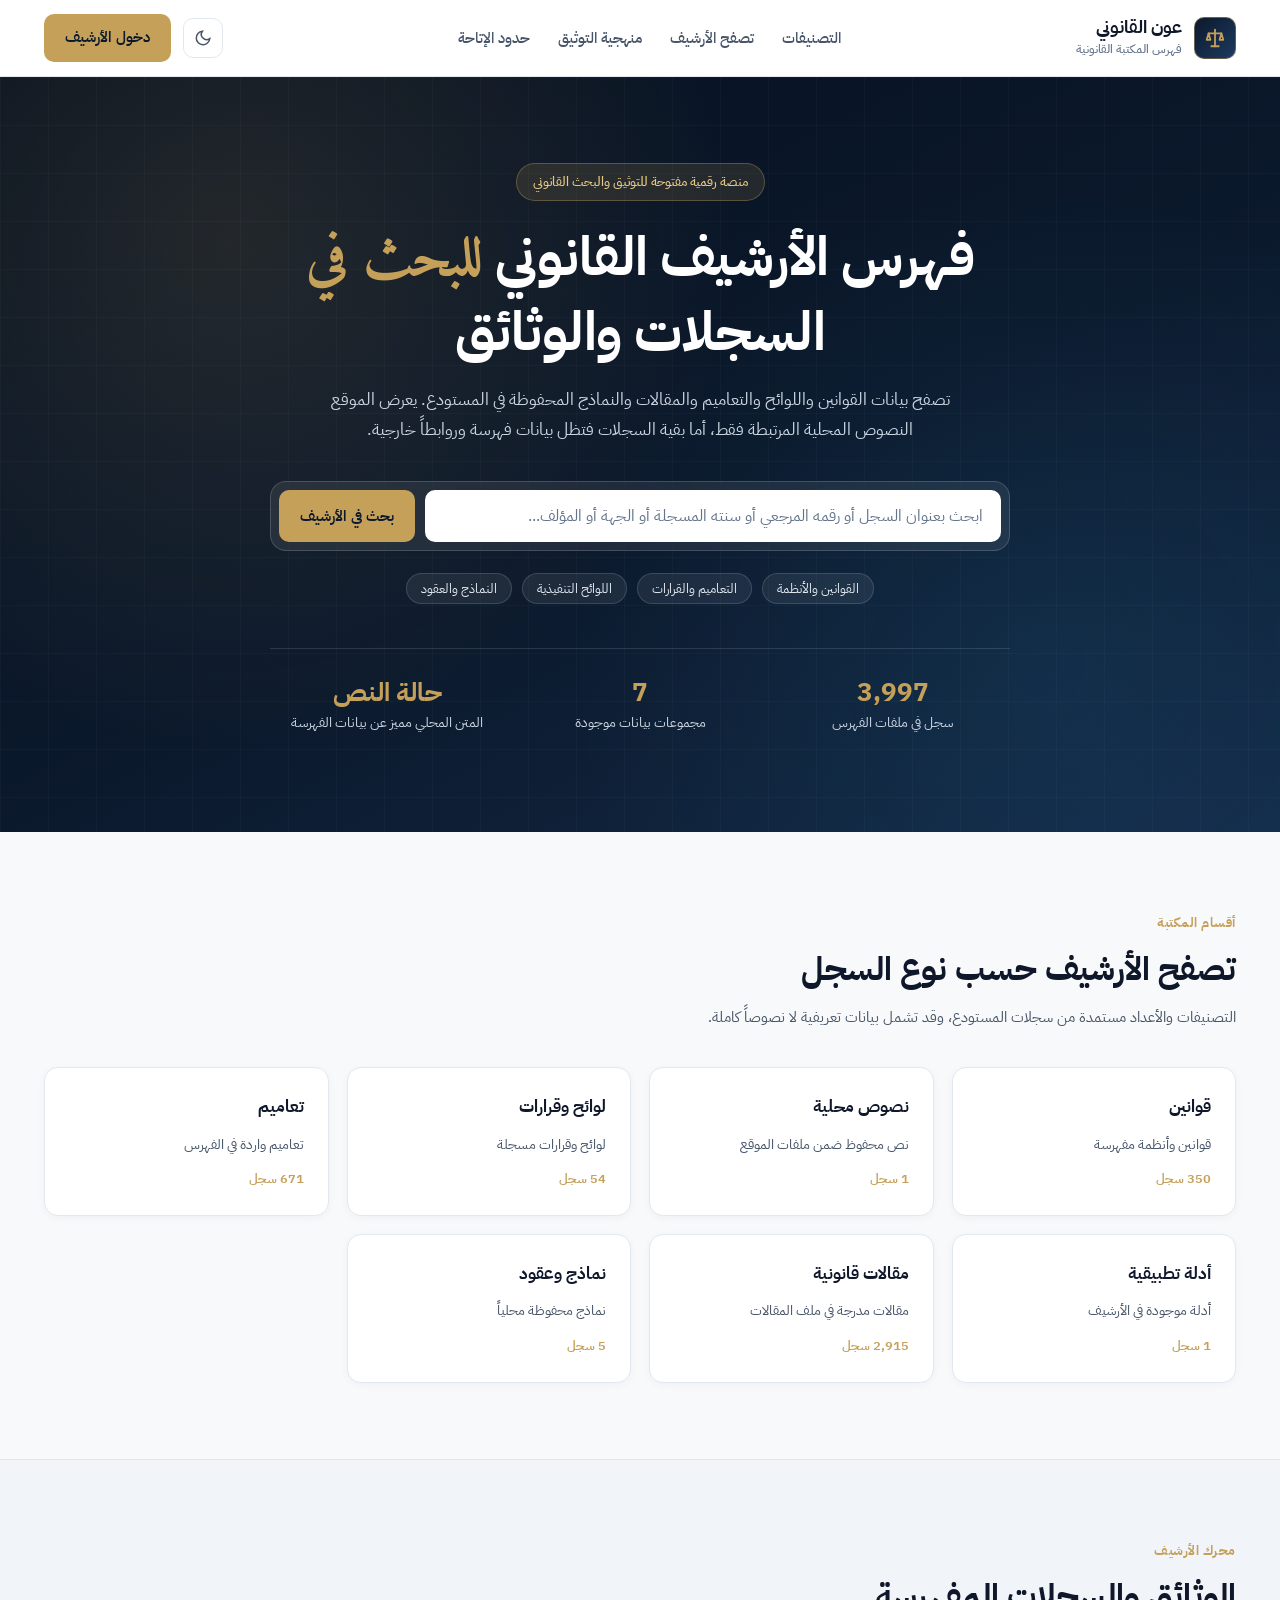
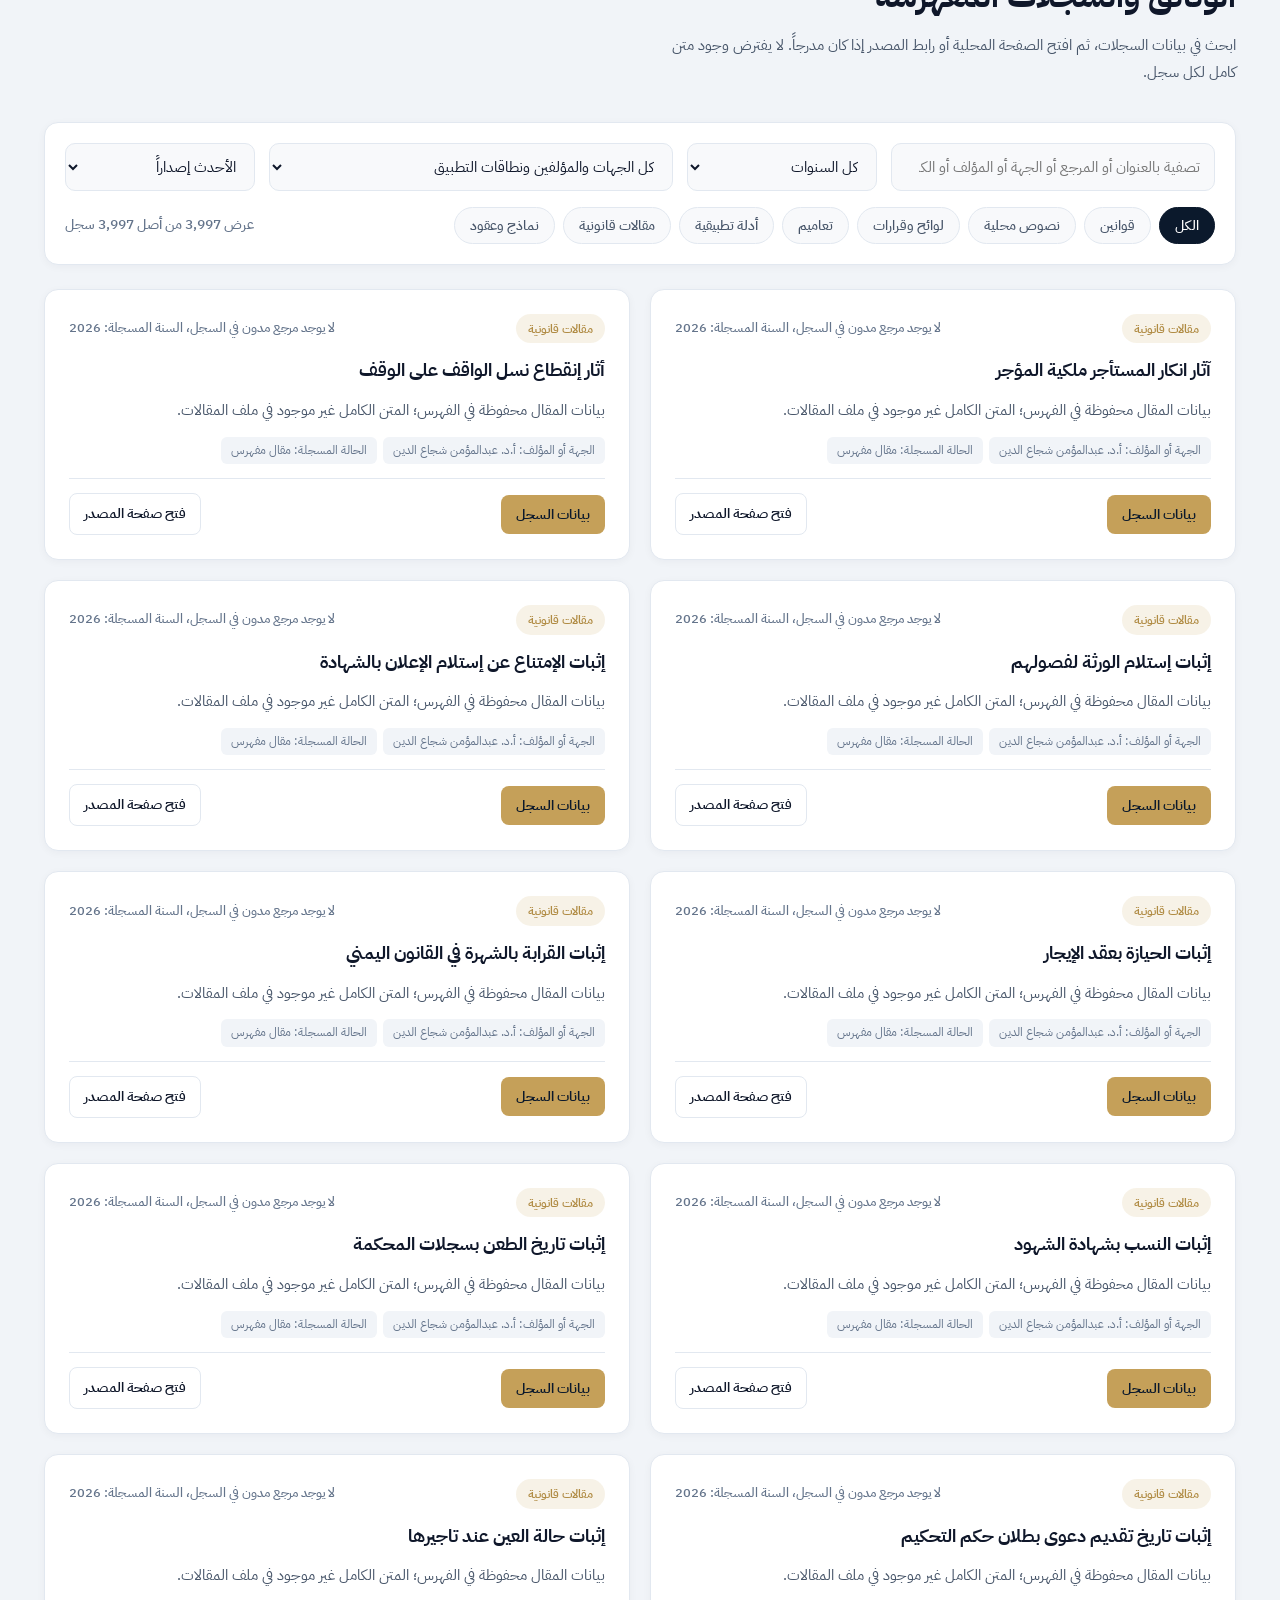
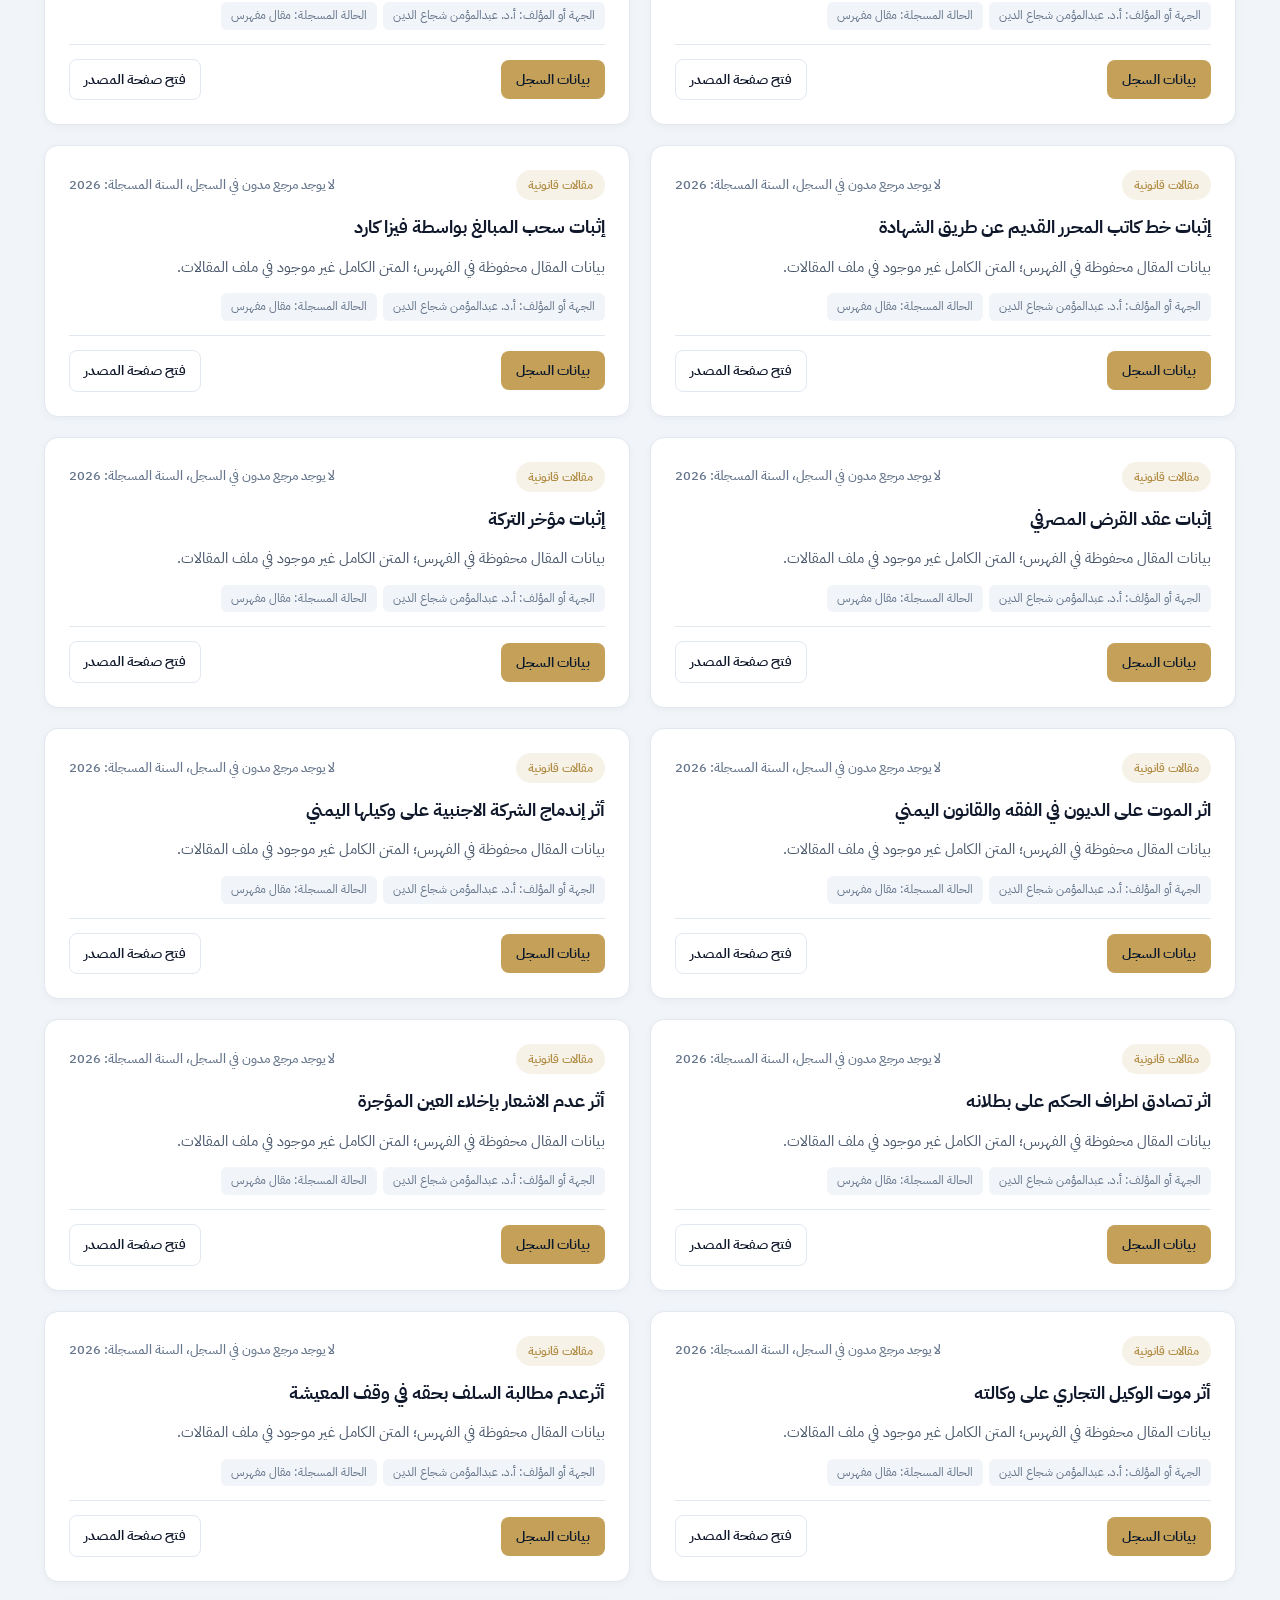
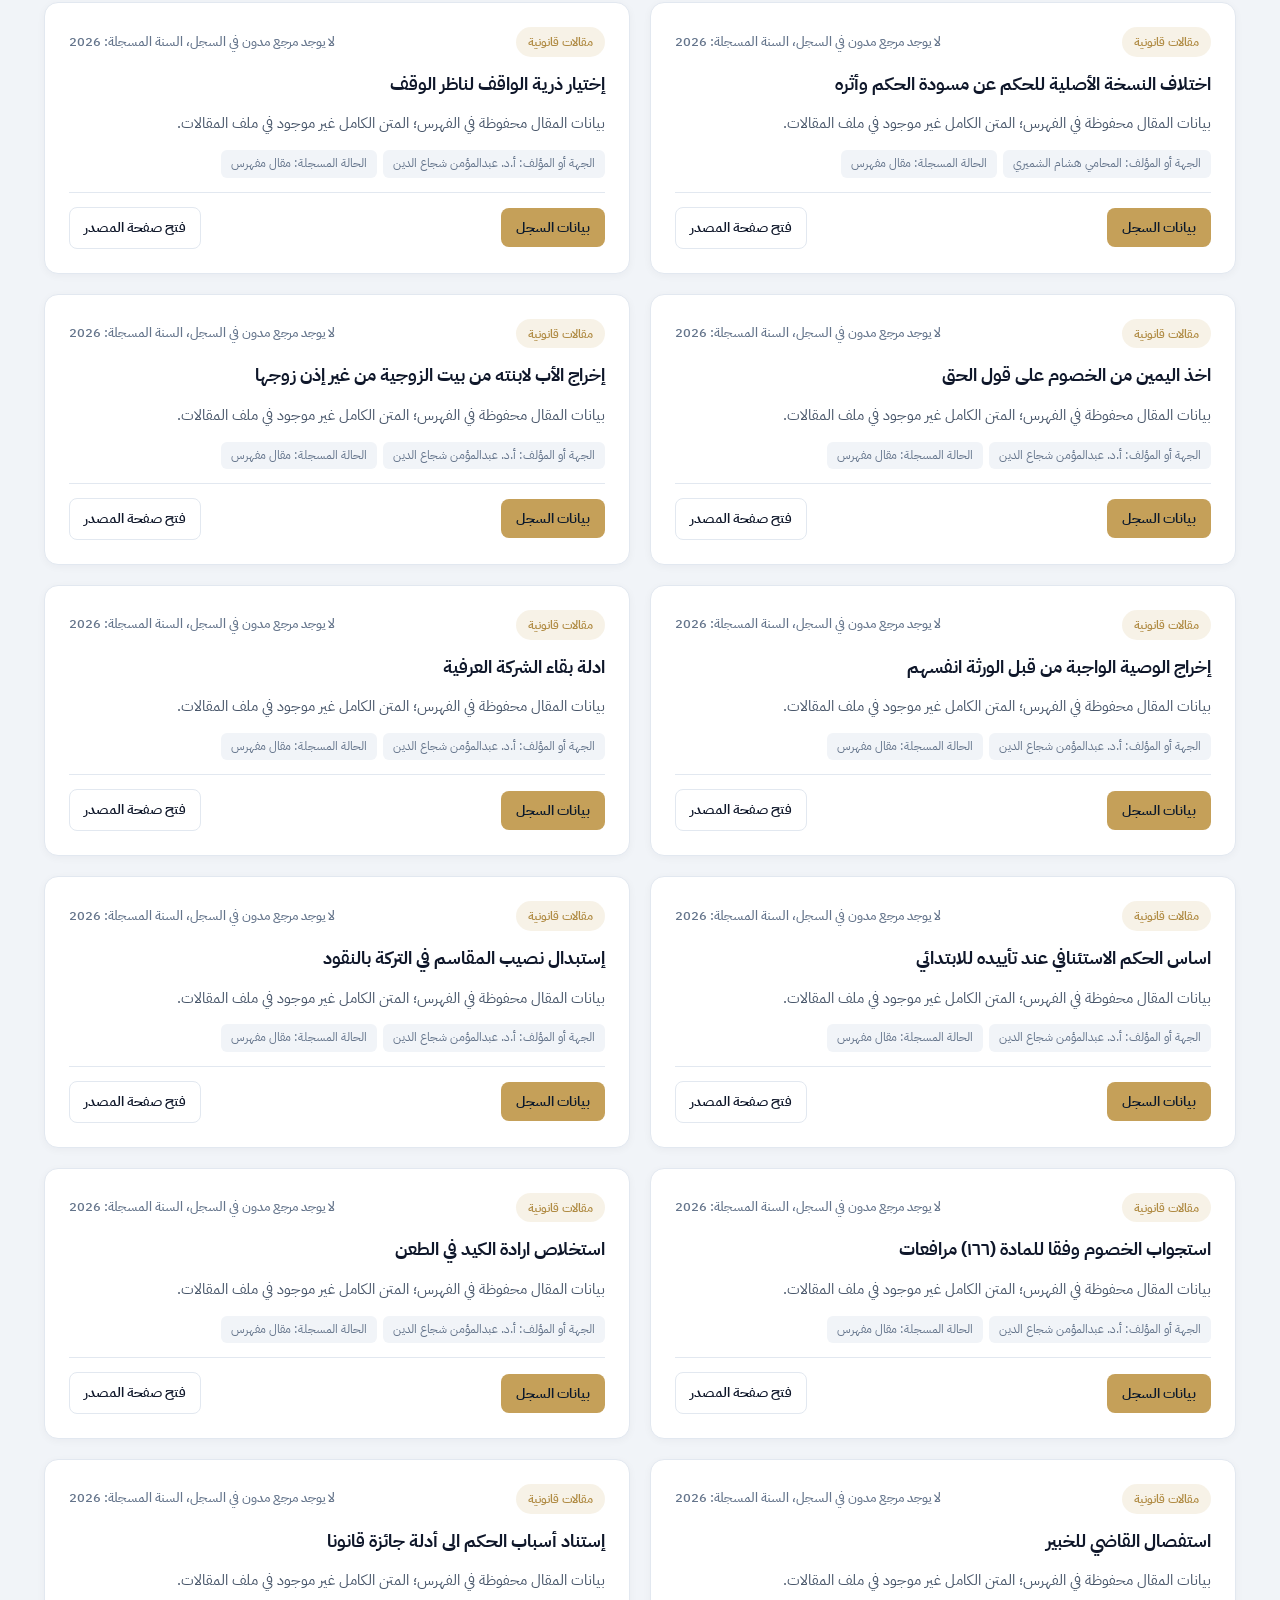
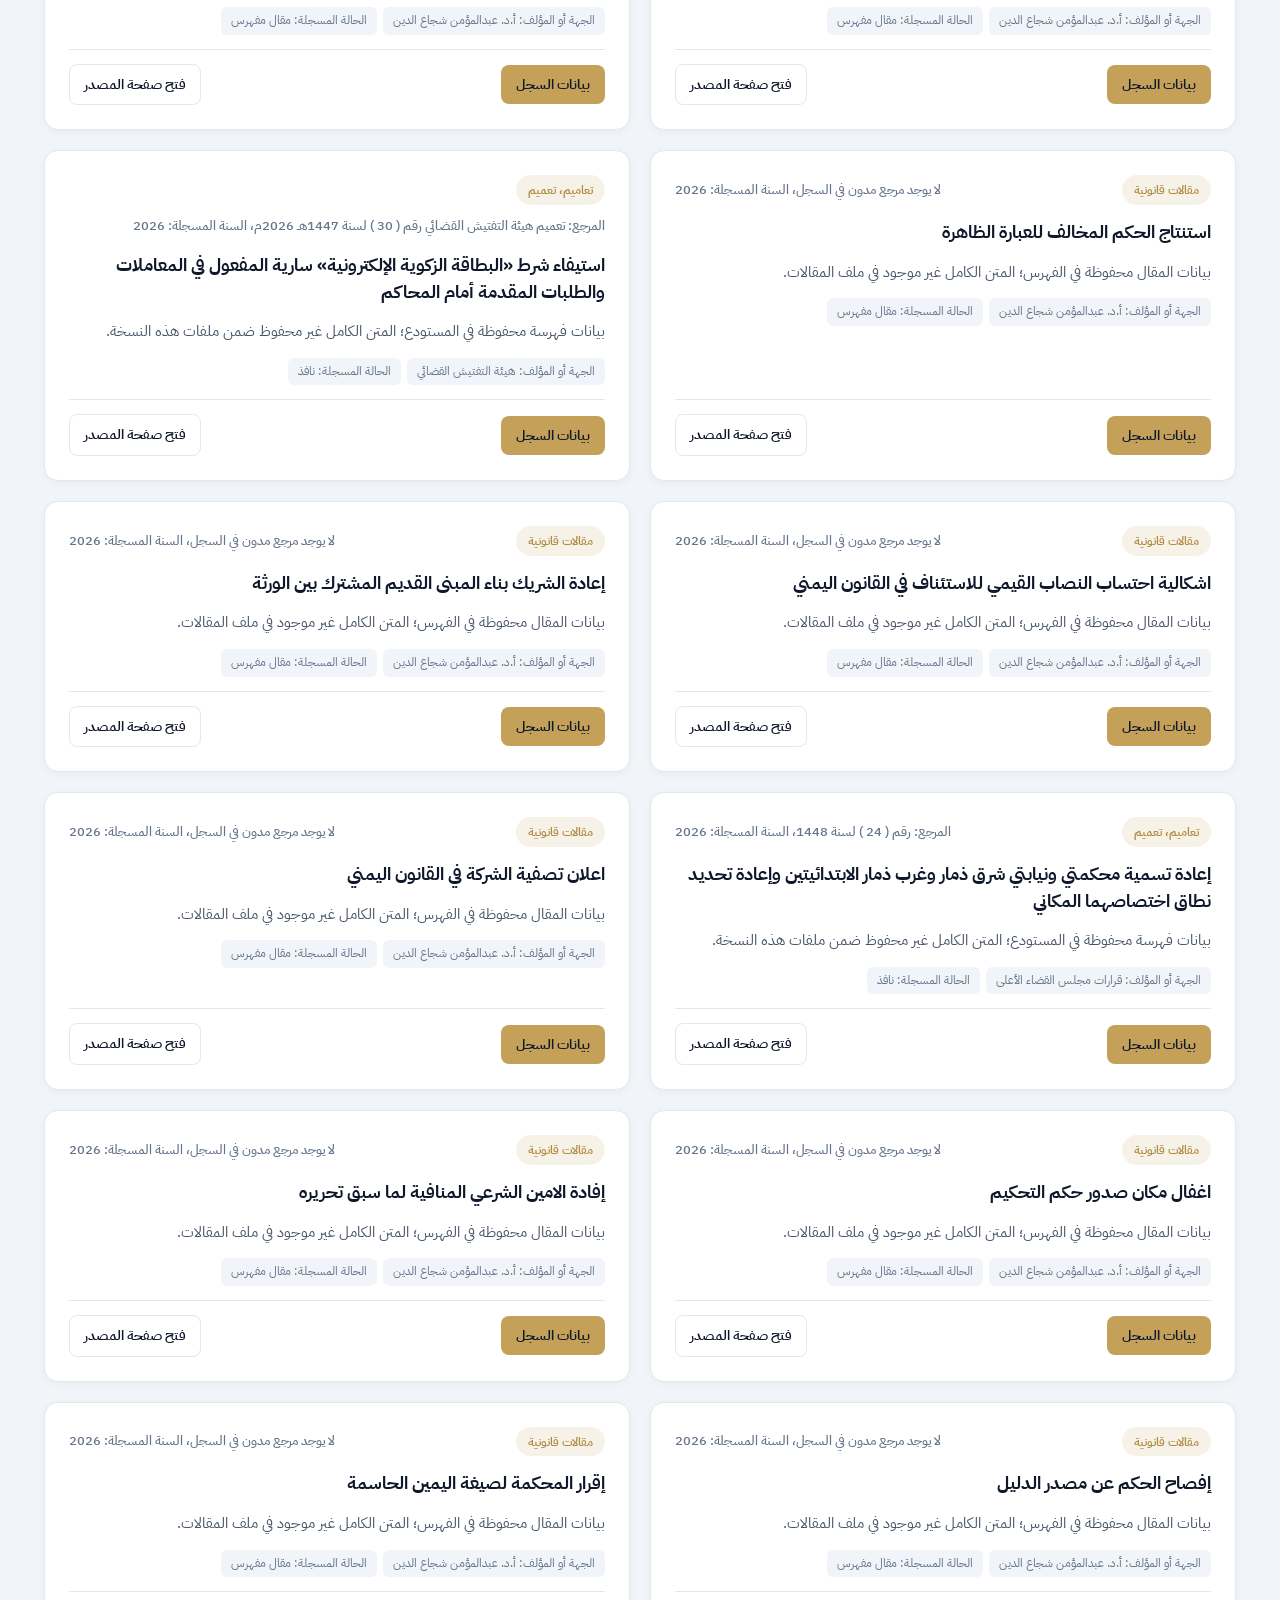
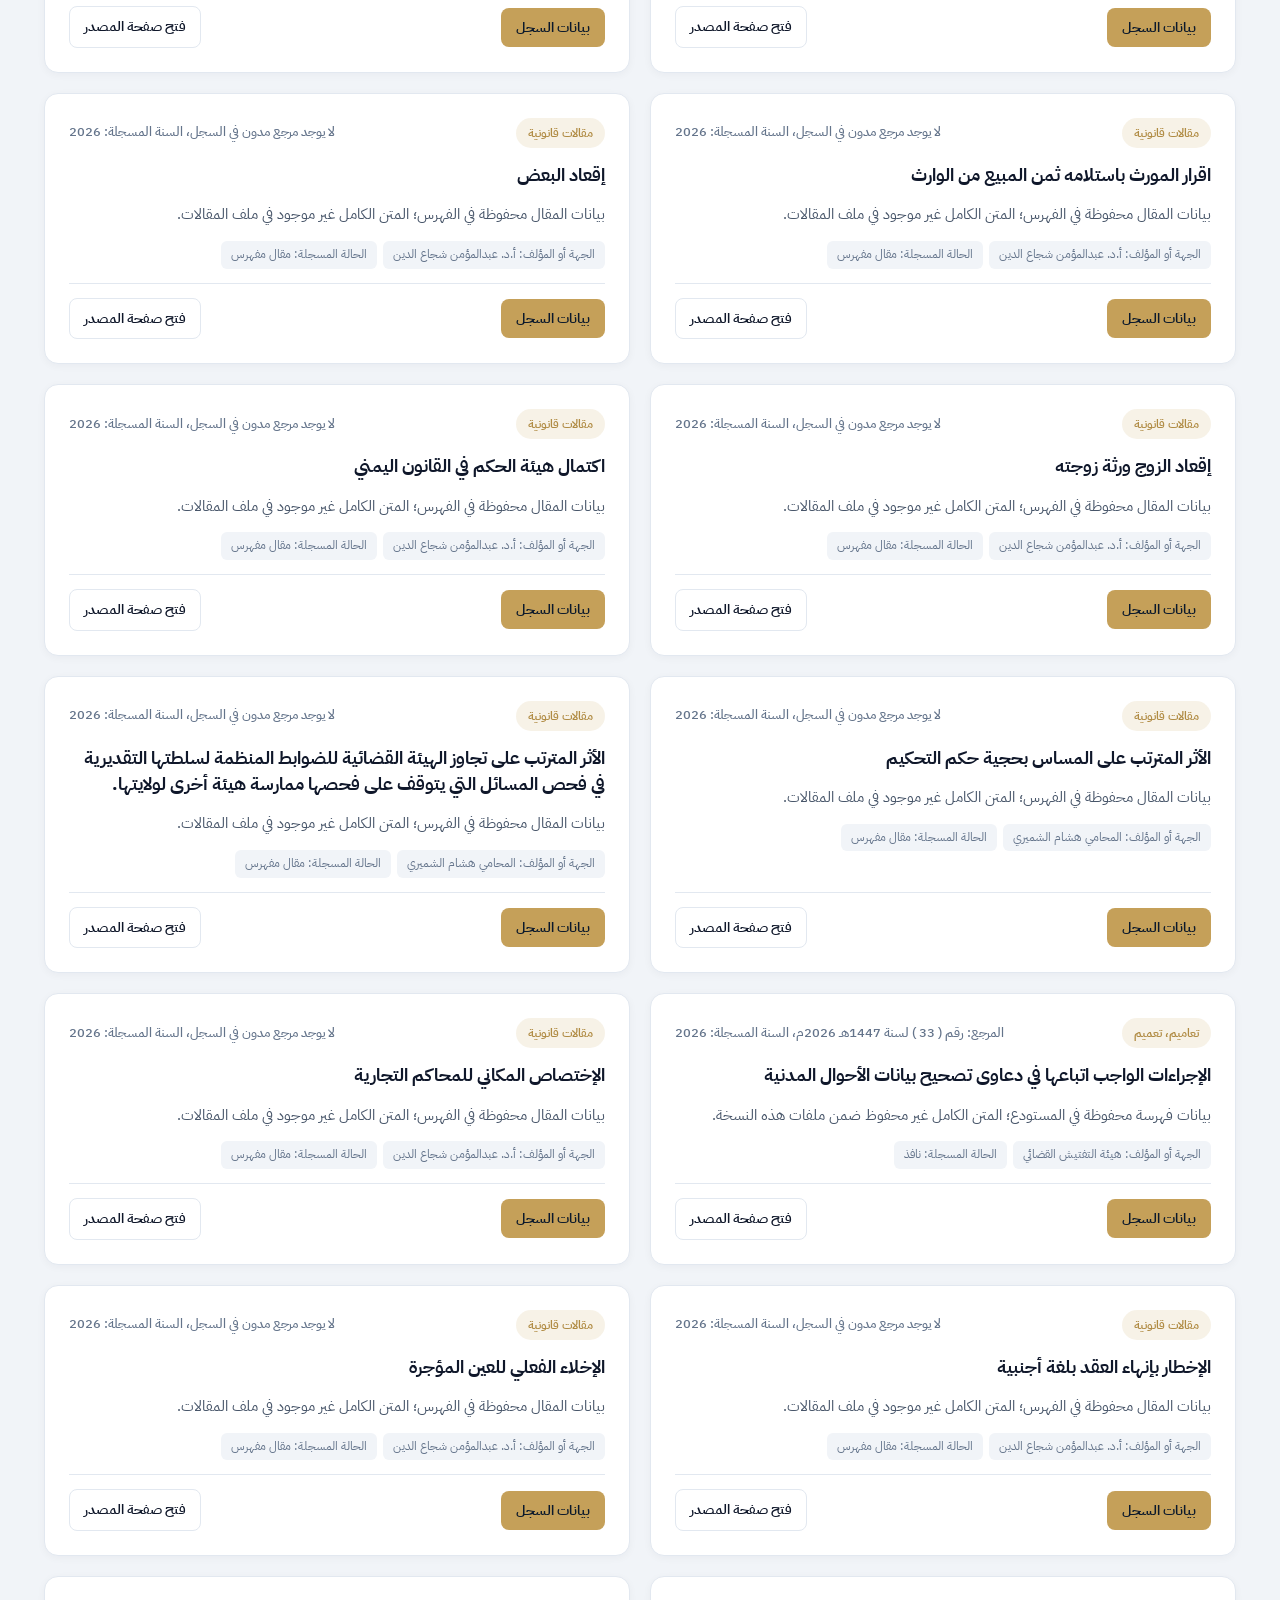
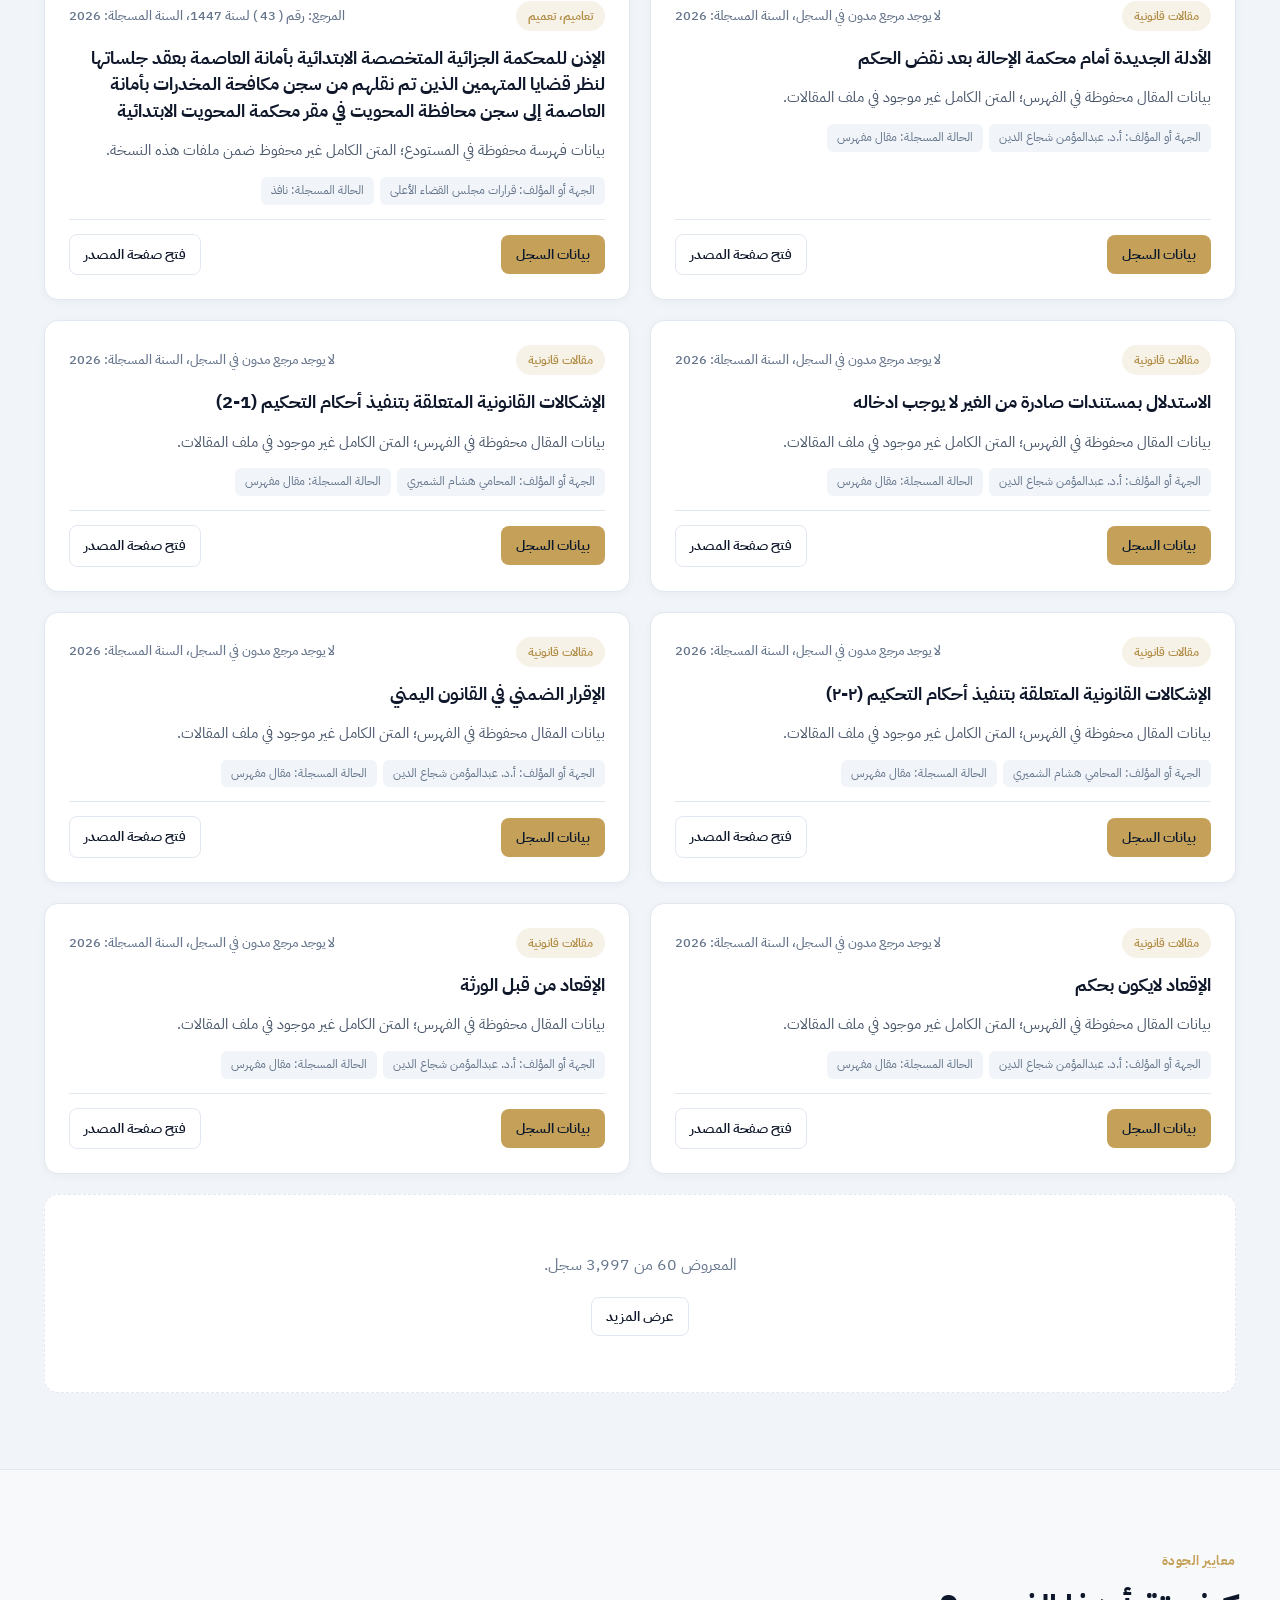
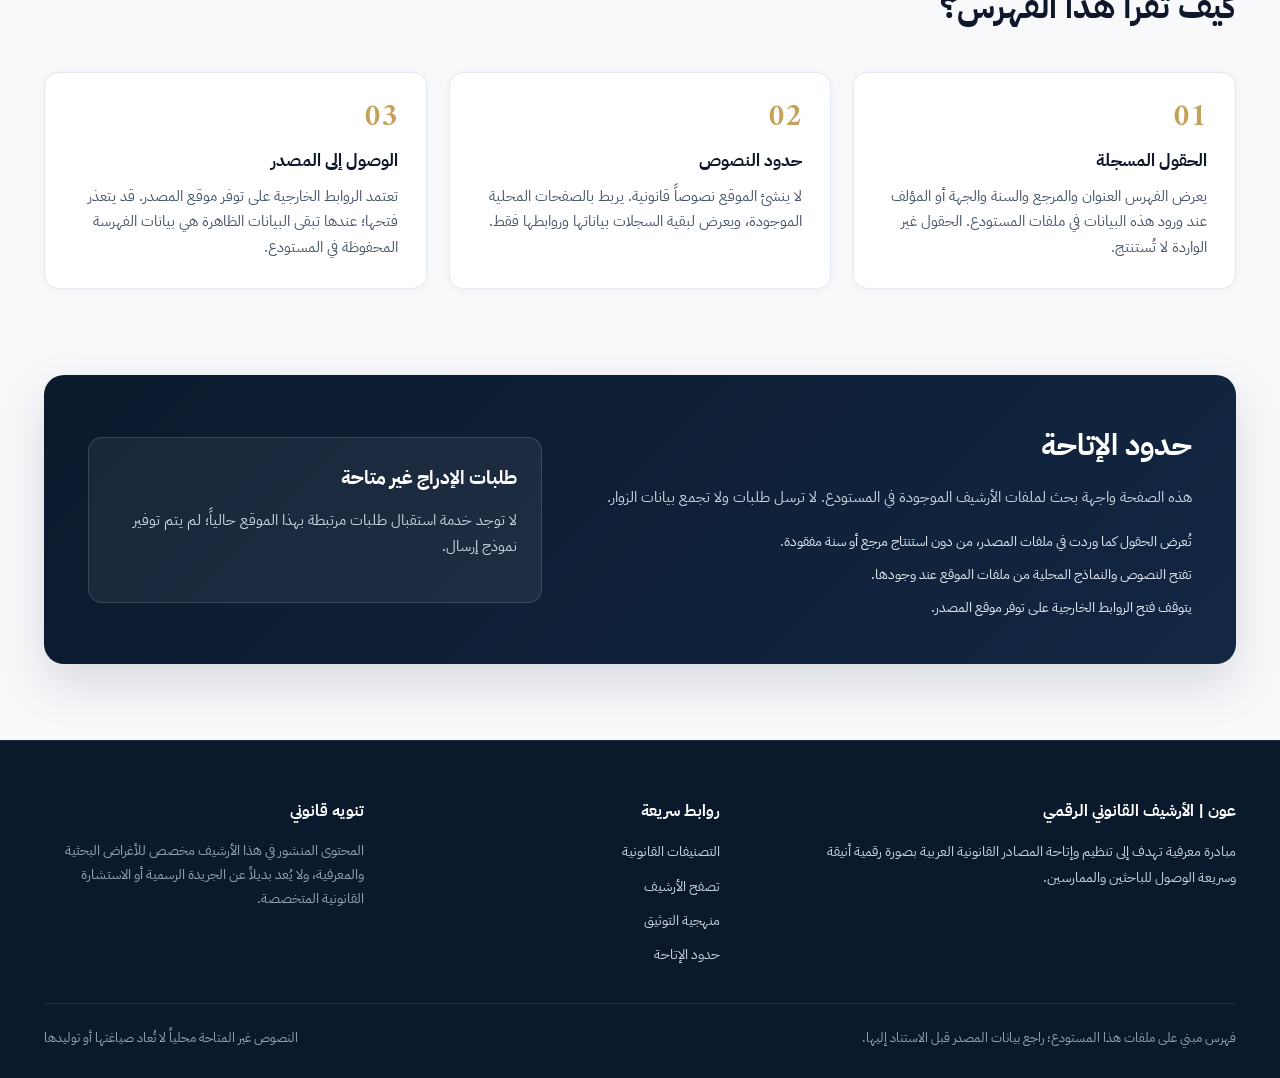
<file: docs/index.html>
<!DOCTYPE html>
<html lang="ar" dir="rtl" data-theme="light">
<head>
  <meta charset="UTF-8" />
  <meta name="viewport" content="width=device-width, initial-scale=1.0" />
  <title>عون | فهرس الأرشيف القانوني</title>
  <meta name="description" content="فهرس بحث للبيانات القانونية المحفوظة في مستودع عون، مع تمييز النصوص المحلية عن سجلات الفهرسة وروابط المصدر." />

  <!-- Google Fonts: IBM Plex Sans Arabic & Amiri -->
  <link rel="preconnect" href="https://fonts.googleapis.com" />
  <link rel="preconnect" href="https://fonts.gstatic.com" crossorigin />
  <link href="https://fonts.googleapis.com/css2?family=Amiri:wght@400;700&family=IBM+Plex+Sans+Arabic:wght@300;400;500;600;700&display=swap" rel="stylesheet" />

  <style>
    :root {
      --bg-body: #f8f9fb;
      --bg-surface: #ffffff;
      --bg-surface-alt: #f1f4f8;
      --bg-navy: #0b192c;
      --bg-navy-elevated: #132743;
      --text-primary: #0f172a;
      --text-secondary: #475569;
      --text-muted: #64748b;
      --border-color: #e2e8f0;
      --gold: #c5a059;
      --gold-hover: #b08b43;
      --gold-soft: rgba(197, 160, 89, 0.14);
      --accent-blue: #1e3a5f;
      --success: #15803d;
      --shadow-sm: 0 2px 8px rgba(11, 25, 44, 0.04);
      --shadow-md: 0 10px 30px rgba(11, 25, 44, 0.08);
      --shadow-lg: 0 20px 50px rgba(11, 25, 44, 0.14);
      --radius-sm: 8px;
      --radius-md: 14px;
      --radius-lg: 20px;
      --transition: 0.25s cubic-bezier(0.4, 0, 0.2, 1);
    }

    [data-theme="dark"] {
      --bg-body: #070e18;
      --bg-surface: #0e1a2b;
      --bg-surface-alt: #15253d;
      --bg-navy: #050b14;
      --bg-navy-elevated: #102036;
      --text-primary: #f1f5f9;
      --text-secondary: #cbd5e1;
      --text-muted: #94a3b8;
      --border-color: #1e324e;
      --gold-soft: rgba(197, 160, 89, 0.18);
      --shadow-sm: 0 2px 8px rgba(0, 0, 0, 0.25);
      --shadow-md: 0 10px 30px rgba(0, 0, 0, 0.35);
      --shadow-lg: 0 20px 50px rgba(0, 0, 0, 0.5);
    }

    * {
      box-sizing: border-box;
      margin: 0;
      padding: 0;
    }

    html {
      scroll-behavior: smooth;
    }

    body {
      font-family: 'IBM Plex Sans Arabic', sans-serif;
      background-color: var(--bg-body);
      color: var(--text-primary);
      line-height: 1.75;
      transition: background-color var(--transition), color var(--transition);
      overflow-x: hidden;
    }

    .font-serif-legal {
      font-family: 'Amiri', serif;
    }

    a {
      color: inherit;
      text-decoration: none;
    }

    button, input, select, textarea {
      font-family: inherit;
    }

    .container {
      width: 100%;
      max-width: 1240px;
      margin: 0 auto;
      padding: 0 24px;
    }

    /* Header & Navbar */
    .navbar {
      position: sticky;
      top: 0;
      z-index: 100;
      background: rgba(255, 255, 255, 0.88);
      backdrop-filter: blur(14px);
      border-bottom: 1px solid var(--border-color);
      transition: background-color var(--transition), border-color var(--transition);
    }

    [data-theme="dark"] .navbar {
      background: rgba(14, 26, 43, 0.88);
    }

    .nav-inner {
      display: flex;
      align-items: center;
      justify-content: space-between;
      height: 76px;
      gap: 20px;
    }

    .brand {
      display: flex;
      align-items: center;
      gap: 12px;
    }

    .brand-icon {
      width: 42px;
      height: 42px;
      border-radius: 10px;
      background: linear-gradient(135deg, var(--bg-navy), var(--accent-blue));
      border: 1px solid rgba(197, 160, 89, 0.45);
      display: grid;
      place-items: center;
      color: var(--gold);
      flex-shrink: 0;
    }

    .brand-text h1 {
      font-size: 1.15rem;
      font-weight: 700;
      line-height: 1.2;
      color: var(--text-primary);
    }

    .brand-text span {
      display: block;
      font-size: 0.75rem;
      color: var(--text-muted);
      font-weight: 500;
    }

    .nav-links {
      display: flex;
      align-items: center;
      gap: 28px;
      list-style: none;
    }

    .nav-links a {
      font-size: 0.94rem;
      font-weight: 500;
      color: var(--text-secondary);
      transition: color var(--transition);
      position: relative;
    }

    .nav-links a:hover {
      color: var(--gold);
    }

    .nav-actions {
      display: flex;
      align-items: center;
      gap: 12px;
    }

    .btn-icon {
      width: 40px;
      height: 40px;
      border-radius: 10px;
      border: 1px solid var(--border-color);
      background: var(--bg-surface);
      color: var(--text-secondary);
      display: grid;
      place-items: center;
      cursor: pointer;
      transition: all var(--transition);
    }

    .btn-icon:hover {
      border-color: var(--gold);
      color: var(--gold);
    }

    .btn {
      display: inline-flex;
      align-items: center;
      justify-content: center;
      gap: 8px;
      padding: 10px 20px;
      border-radius: 10px;
      font-weight: 600;
      font-size: 0.92rem;
      cursor: pointer;
      border: 1px solid transparent;
      transition: all var(--transition);
    }

    .btn-primary {
      background: var(--gold);
      color: #0b192c;
    }

    .btn-primary:hover {
      background: var(--gold-hover);
      transform: translateY(-1px);
    }

    .btn-outline {
      background: transparent;
      border-color: var(--border-color);
      color: var(--text-primary);
    }

    .btn-outline:hover {
      border-color: var(--gold);
      color: var(--gold);
    }

    .mobile-toggle {
      display: none;
    }

    /* Hero Section */
    .hero {
      position: relative;
      background: linear-gradient(155deg, #071120 0%, #0b192c 55%, #132946 100%);
      color: #ffffff;
      padding: 86px 0 96px;
      overflow: hidden;
    }

    .hero::before {
      content: "";
      position: absolute;
      inset: 0;
      background-image:
        radial-gradient(circle at 18% 22%, rgba(197, 160, 89, 0.14) 0%, transparent 42%),
        radial-gradient(circle at 82% 78%, rgba(56, 189, 248, 0.08) 0%, transparent 40%),
        linear-gradient(rgba(255, 255, 255, 0.025) 1px, transparent 1px),
        linear-gradient(90deg, rgba(255, 255, 255, 0.025) 1px, transparent 1px);
      background-size: auto, auto, 48px 48px, 48px 48px;
      pointer-events: none;
    }

    .hero-content {
      position: relative;
      z-index: 2;
      max-width: 860px;
      margin: 0 auto;
      text-align: center;
    }

    .hero-badge {
      display: inline-flex;
      align-items: center;
      gap: 8px;
      padding: 6px 16px;
      border-radius: 999px;
      background: rgba(197, 160, 89, 0.14);
      border: 1px solid rgba(197, 160, 89, 0.35);
      color: #e7c986;
      font-size: 0.84rem;
      font-weight: 500;
      margin-bottom: 22px;
    }

    .hero-title {
      font-size: clamp(2rem, 4.5vw, 3.35rem);
      font-weight: 700;
      line-height: 1.28;
      margin-bottom: 18px;
      letter-spacing: -0.01em;
    }

    .hero-title span {
      color: var(--gold);
      font-family: 'Amiri', serif;
      font-size: 1.08em;
    }

    .hero-subtitle {
      font-size: 1.08rem;
      color: #cbd5e1;
      max-width: 680px;
      margin: 0 auto 36px;
      font-weight: 400;
    }

    /* Hero Search Box */
    .hero-search-wrap {
      background: rgba(255, 255, 255, 0.08);
      border: 1px solid rgba(255, 255, 255, 0.16);
      padding: 8px;
      border-radius: 16px;
      display: flex;
      gap: 10px;
      max-width: 740px;
      margin: 0 auto 22px;
      backdrop-filter: blur(10px);
    }

    .hero-search-input {
      flex: 1;
      background: #ffffff;
      color: #0f172a;
      border: none;
      border-radius: 10px;
      padding: 14px 18px;
      font-size: 0.98rem;
      outline: none;
    }

    .hero-search-input::placeholder {
      color: #64748b;
    }

    .hero-quick-tags {
      display: flex;
      flex-wrap: wrap;
      justify-content: center;
      gap: 10px;
      margin-bottom: 44px;
    }

    .quick-tag {
      background: rgba(255, 255, 255, 0.07);
      border: 1px solid rgba(255, 255, 255, 0.14);
      color: #e2e8f0;
      padding: 5px 14px;
      border-radius: 999px;
      font-size: 0.82rem;
      cursor: pointer;
      transition: all var(--transition);
    }

    .quick-tag:hover {
      background: rgba(197, 160, 89, 0.22);
      border-color: var(--gold);
      color: #ffffff;
    }

    /* Stats Strip */
    .hero-stats {
      display: grid;
      grid-template-columns: repeat(3, 1fr);
      gap: 18px;
      max-width: 740px;
      margin: 0 auto;
      padding-top: 28px;
      border-top: 1px solid rgba(255, 255, 255, 0.12);
    }

    .stat-item strong {
      display: block;
      font-size: 1.65rem;
      color: var(--gold);
      font-weight: 700;
      line-height: 1.2;
    }

    .stat-item span {
      font-size: 0.86rem;
      color: #cbd5e1;
    }

    /* Section Commons */
    .section {
      padding: 76px 0;
    }

    .section-header {
      display: flex;
      align-items: flex-end;
      justify-content: space-between;
      gap: 20px;
      margin-bottom: 36px;
      flex-wrap: wrap;
    }

    .section-kicker {
      display: inline-block;
      color: var(--gold);
      font-weight: 700;
      font-size: 0.84rem;
      margin-bottom: 6px;
      text-transform: uppercase;
      letter-spacing: 0.04em;
    }

    .section-title {
      font-size: clamp(1.5rem, 2.8vw, 2.05rem);
      font-weight: 700;
      color: var(--text-primary);
    }

    .section-desc {
      color: var(--text-secondary);
      max-width: 580px;
      margin-top: 6px;
      font-size: 0.96rem;
    }

    /* Categories Grid */
    .categories-grid {
      display: grid;
      grid-template-columns: repeat(4, 1fr);
      gap: 18px;
    }

    .cat-card {
      background: var(--bg-surface);
      border: 1px solid var(--border-color);
      border-radius: var(--radius-md);
      padding: 24px;
      cursor: pointer;
      transition: all var(--transition);
      box-shadow: var(--shadow-sm);
      display: flex;
      flex-direction: column;
      gap: 12px;
    }

    .cat-card:hover {
      transform: translateY(-4px);
      border-color: var(--gold);
      box-shadow: var(--shadow-md);
    }

    .cat-icon {
      width: 46px;
      height: 46px;
      border-radius: 12px;
      background: var(--gold-soft);
      color: var(--gold);
      display: grid;
      place-items: center;
    }

    .cat-card h3 {
      font-size: 1.05rem;
      font-weight: 700;
    }

    .cat-card p {
      font-size: 0.88rem;
      color: var(--text-secondary);
      line-height: 1.6;
    }

    .cat-count {
      margin-top: auto;
      font-size: 0.82rem;
      font-weight: 600;
      color: var(--gold);
    }

    /* Archive Explorer Section */
    .archive-section {
      background: var(--bg-surface-alt);
      border-top: 1px solid var(--border-color);
      border-bottom: 1px solid var(--border-color);
    }

    .archive-toolbar {
      background: var(--bg-surface);
      border: 1px solid var(--border-color);
      border-radius: var(--radius-md);
      padding: 20px;
      margin-bottom: 24px;
      box-shadow: var(--shadow-sm);
    }

    .toolbar-top {
      display: grid;
      grid-template-columns: minmax(220px, 1fr) minmax(150px, 190px) minmax(190px, 1.25fr) minmax(150px, 190px);
      gap: 14px;
      margin-bottom: 16px;
    }

    .input-control, .select-control {
      width: 100%;
      padding: 11px 14px;
      border-radius: 10px;
      border: 1px solid var(--border-color);
      background: var(--bg-body);
      color: var(--text-primary);
      font-size: 0.92rem;
      outline: none;
      transition: border-color var(--transition);
    }

    .input-control:focus, .select-control:focus {
      border-color: var(--gold);
    }

    .filter-pills {
      display: flex;
      flex-wrap: wrap;
      align-items: center;
      justify-content: space-between;
      gap: 12px;
    }

    .pills-group {
      display: flex;
      flex-wrap: wrap;
      gap: 8px;
    }

    .pill-btn {
      padding: 7px 15px;
      border-radius: 999px;
      border: 1px solid var(--border-color);
      background: var(--bg-body);
      color: var(--text-secondary);
      font-size: 0.86rem;
      font-weight: 500;
      cursor: pointer;
      transition: all var(--transition);
    }

    .pill-btn:hover {
      border-color: var(--gold);
      color: var(--text-primary);
    }

    .pill-btn.active {
      background: var(--bg-navy);
      color: #ffffff;
      border-color: var(--bg-navy);
    }

    [data-theme="dark"] .pill-btn.active {
      background: var(--gold);
      color: #0b192c;
      border-color: var(--gold);
    }

    .results-meta {
      font-size: 0.86rem;
      color: var(--text-muted);
      font-weight: 500;
    }

    /* Documents Grid */
    .docs-grid {
      display: grid;
      grid-template-columns: repeat(2, 1fr);
      gap: 20px;
    }

    .doc-card {
      background: var(--bg-surface);
      border: 1px solid var(--border-color);
      border-radius: var(--radius-md);
      padding: 24px;
      display: flex;
      flex-direction: column;
      gap: 14px;
      box-shadow: var(--shadow-sm);
      transition: all var(--transition);
      position: relative;
    }

    .doc-card:hover {
      border-color: var(--gold);
      box-shadow: var(--shadow-md);
      transform: translateY(-2px);
    }

    .doc-meta-top {
      display: flex;
      align-items: center;
      justify-content: space-between;
      gap: 10px;
      flex-wrap: wrap;
    }

    .doc-badge {
      display: inline-flex;
      align-items: center;
      gap: 6px;
      padding: 4px 12px;
      border-radius: 999px;
      font-size: 0.78rem;
      font-weight: 600;
      background: var(--gold-soft);
      color: var(--gold-hover);
    }

    [data-theme="dark"] .doc-badge {
      color: #e7c986;
    }

    .doc-ref {
      font-size: 0.82rem;
      color: var(--text-muted);
      font-weight: 500;
    }

    .doc-title {
      font-size: 1.14rem;
      font-weight: 700;
      color: var(--text-primary);
      line-height: 1.45;
    }

    .doc-summary {
      font-size: 0.91rem;
      color: var(--text-secondary);
      line-height: 1.7;
    }

    .doc-tags {
      display: flex;
      flex-wrap: wrap;
      gap: 6px;
    }

    .doc-tag {
      font-size: 0.77rem;
      padding: 3px 10px;
      border-radius: 6px;
      background: var(--bg-surface-alt);
      color: var(--text-muted);
    }

    .doc-actions {
      margin-top: auto;
      padding-top: 14px;
      border-top: 1px solid var(--border-color);
      display: flex;
      align-items: center;
      justify-content: space-between;
      gap: 10px;
    }

    .btn-sm {
      padding: 8px 14px;
      font-size: 0.85rem;
      border-radius: 8px;
    }

    .empty-state {
      grid-column: 1 / -1;
      text-align: center;
      padding: 56px 24px;
      background: var(--bg-surface);
      border: 1px dashed var(--border-color);
      border-radius: var(--radius-md);
    }

    .empty-state h3 {
      margin-bottom: 8px;
      font-size: 1.15rem;
    }

    .empty-state p {
      color: var(--text-muted);
      margin-bottom: 18px;
    }

    /* Features / Methodology */
    .features-grid {
      display: grid;
      grid-template-columns: repeat(3, 1fr);
      gap: 22px;
    }

    .feature-box {
      background: var(--bg-surface);
      border: 1px solid var(--border-color);
      border-radius: var(--radius-md);
      padding: 28px;
      box-shadow: var(--shadow-sm);
    }

    .feature-num {
      font-family: 'Amiri', serif;
      font-size: 2rem;
      font-weight: 700;
      color: var(--gold);
      line-height: 1;
      margin-bottom: 12px;
    }

    .feature-box h3 {
      font-size: 1.08rem;
      margin-bottom: 8px;
    }

    .feature-box p {
      font-size: 0.91rem;
      color: var(--text-secondary);
    }

    /* Request / Contact Banner */
    .cta-panel {
      background: linear-gradient(135deg, var(--bg-navy), var(--bg-navy-elevated));
      color: #ffffff;
      border-radius: var(--radius-lg);
      padding: 44px;
      display: grid;
      grid-template-columns: 1.15fr 0.85fr;
      gap: 36px;
      align-items: center;
      box-shadow: var(--shadow-lg);
    }

    .cta-panel h2 {
      font-size: clamp(1.4rem, 2.5vw, 1.9rem);
      margin-bottom: 12px;
    }

    .cta-panel p {
      color: #cbd5e1;
      font-size: 0.95rem;
      margin-bottom: 18px;
    }

    .cta-points {
      list-style: none;
      display: grid;
      gap: 8px;
      font-size: 0.9rem;
      color: #e2e8f0;
    }

    .cta-form {
      background: rgba(255, 255, 255, 0.06);
      border: 1px solid rgba(255, 255, 255, 0.14);
      padding: 24px;
      border-radius: var(--radius-md);
      display: grid;
      gap: 12px;
    }

    .cta-form input, .cta-form textarea {
      width: 100%;
      padding: 11px 14px;
      border-radius: 8px;
      border: 1px solid rgba(255, 255, 255, 0.18);
      background: rgba(7, 14, 24, 0.55);
      color: #ffffff;
      font-size: 0.9rem;
      outline: none;
    }

    .cta-form input::placeholder, .cta-form textarea::placeholder {
      color: #94a3b8;
    }

    .cta-form input:focus, .cta-form textarea:focus {
      border-color: var(--gold);
    }

    /* Footer */
    .footer {
      background: var(--bg-navy);
      color: #cbd5e1;
      padding: 56px 0 28px;
      border-top: 1px solid rgba(255, 255, 255, 0.08);
    }

    .footer-grid {
      display: grid;
      grid-template-columns: 1.5fr 1fr 1fr;
      gap: 36px;
      padding-bottom: 36px;
      border-bottom: 1px solid rgba(255, 255, 255, 0.1);
    }

    .footer h4 {
      color: #ffffff;
      font-size: 1rem;
      margin-bottom: 14px;
    }

    .footer-links {
      list-style: none;
      display: grid;
      gap: 9px;
      font-size: 0.9rem;
    }

    .footer-links a:hover {
      color: var(--gold);
    }

    .footer-bottom {
      padding-top: 22px;
      display: flex;
      justify-content: space-between;
      align-items: center;
      flex-wrap: wrap;
      gap: 12px;
      font-size: 0.84rem;
      color: #94a3b8;
    }

    /* Document Reader Modal */
    .modal-backdrop {
      position: fixed;
      inset: 0;
      background: rgba(7, 14, 24, 0.72);
      backdrop-filter: blur(6px);
      z-index: 999;
      display: none;
      align-items: center;
      justify-content: center;
      padding: 20px;
    }

    .modal-backdrop.open {
      display: flex;
    }

    .modal-dialog {
      background: var(--bg-surface);
      color: var(--text-primary);
      border: 1px solid var(--border-color);
      border-radius: var(--radius-lg);
      width: 100%;
      max-width: 820px;
      max-height: 90vh;
      display: flex;
      flex-direction: column;
      box-shadow: var(--shadow-lg);
      overflow: hidden;
      animation: modalIn 0.2s ease-out;
    }

    @keyframes modalIn {
      from { opacity: 0; transform: translateY(12px) scale(0.98); }
      to { opacity: 1; transform: translateY(0) scale(1); }
    }

    .modal-header {
      padding: 20px 26px;
      border-bottom: 1px solid var(--border-color);
      display: flex;
      align-items: flex-start;
      justify-content: space-between;
      gap: 16px;
      background: var(--bg-surface-alt);
    }

    .modal-body {
      padding: 26px;
      overflow-y: auto;
      display: grid;
      gap: 18px;
    }

    .modal-meta-grid {
      display: grid;
      grid-template-columns: repeat(3, 1fr);
      gap: 12px;
      background: var(--bg-surface-alt);
      padding: 14px 16px;
      border-radius: 10px;
      border: 1px solid var(--border-color);
      font-size: 0.85rem;
    }

    .modal-meta-grid span {
      display: block;
      color: var(--text-muted);
      font-size: 0.78rem;
    }

    .modal-legal-text {
      font-family: 'Amiri', serif;
      font-size: 1.15rem;
      line-height: 2;
      color: var(--text-primary);
      white-space: pre-line;
      background: var(--bg-body);
      padding: 22px;
      border-radius: 12px;
      border: 1px solid var(--border-color);
    }

    .modal-footer {
      padding: 16px 26px;
      border-top: 1px solid var(--border-color);
      display: flex;
      align-items: center;
      justify-content: space-between;
      flex-wrap: wrap;
      gap: 12px;
    }

    /* Toast */
    .toast {
      position: fixed;
      bottom: 24px;
      left: 24px;
      background: var(--bg-navy);
      color: #ffffff;
      border: 1px solid var(--gold);
      padding: 12px 20px;
      border-radius: 10px;
      font-size: 0.9rem;
      font-weight: 500;
      box-shadow: var(--shadow-lg);
      z-index: 1200;
      opacity: 0;
      transform: translateY(16px);
      pointer-events: none;
      transition: all 0.25s ease;
    }

    .toast.show {
      opacity: 1;
      transform: translateY(0);
    }

    /* Responsive */
    @media (max-width: 992px) {
      .categories-grid { grid-template-columns: repeat(2, 1fr); }
      .toolbar-top { grid-template-columns: 1fr 1fr; }
      .toolbar-top .input-control { grid-column: 1 / -1; }
      .docs-grid { grid-template-columns: 1fr; }
      .features-grid { grid-template-columns: 1fr; }
      .cta-panel { grid-template-columns: 1fr; padding: 30px; }
      .footer-grid { grid-template-columns: 1fr; }
      .cta-panel { gap: 20px; }
    }

    @media (max-width: 768px) {
      .nav-links, .nav-cta-desktop { display: none; }
      .mobile-toggle { display: grid; }
      .hero { padding: 62px 0 70px; }
      .hero-search-wrap { flex-direction: column; }
      .hero-stats { grid-template-columns: 1fr; gap: 14px; }
      .categories-grid { grid-template-columns: 1fr; }
      .toolbar-top { grid-template-columns: 1fr; }
      .modal-meta-grid { grid-template-columns: 1fr; }
    }

    .cat-card:focus-visible, .btn:focus-visible, .btn-icon:focus-visible, .pill-btn:focus-visible {
      outline: 3px solid var(--gold);
      outline-offset: 3px;
    }
    @media print {
      body * { visibility: hidden !important; }
      #docModal.open, #docModal.open * { visibility: visible !important; }
      #docModal.open { display: block !important; position: absolute; inset: 0; padding: 0; background: #fff; }
      #docModal .modal-dialog { max-width: none; max-height: none; border: 0; border-radius: 0; box-shadow: none; }
      #docModal .modal-body { overflow: visible; }
      #docModal .modal-footer, #docModal #closeModalBtn { display: none !important; }
      #docModal .modal-legal-text { color: #111; background: #fff; border: 0; }
    }

    /* Mobile Drawer */
    .mobile-menu {
      display: none;
      background: var(--bg-surface);
      border-bottom: 1px solid var(--border-color);
      padding: 16px 24px;
    }

    .mobile-menu.open {
      display: grid;
      gap: 12px;
    }
  </style>
</head>
<body>

  <!-- Navbar -->
  <header class="navbar">
    <div class="container nav-inner">
      <a href="#" class="brand">
        <div class="brand-icon" aria-hidden="true">
          <svg width="22" height="22" viewBox="0 0 24 24" fill="none" stroke="currentColor" stroke-width="2" stroke-linecap="round" stroke-linejoin="round">
            <path d="M12 3v18"/>
            <path d="M5 7h14"/>
            <path d="M5 7l-2 7h4l-2-7z"/>
            <path d="M19 7l-2 7h4l-2-7z"/>
            <path d="M8 21h8"/>
          </svg>
        </div>
        <div class="brand-text">
          <h1>عون القانوني</h1>
          <span>فهرس المكتبة القانونية</span>
        </div>
      </a>

      <ul class="nav-links">
        <li><a href="#categories">التصنيفات</a></li>
        <li><a href="#archive">تصفح الأرشيف</a></li>
        <li><a href="#methodology">منهجية التوثيق</a></li>
        <li><a href="#request">حدود الإتاحة</a></li>
      </ul>

      <div class="nav-actions">
        <button class="btn-icon" id="themeToggle" title="تبديل المظهر" aria-label="تبديل المظهر">
          <svg id="themeIcon" width="18" height="18" viewBox="0 0 24 24" fill="none" stroke="currentColor" stroke-width="2">
            <path d="M21 12.79A9 9 0 1 1 11.21 3 7 7 0 0 0 21 12.79z"/>
          </svg>
        </button>
        <a href="#archive" class="btn btn-primary nav-cta-desktop">دخول الأرشيف</a>
        <button class="btn-icon mobile-toggle" id="mobileMenuBtn" aria-label="القائمة" aria-expanded="false">
          <svg width="20" height="20" viewBox="0 0 24 24" fill="none" stroke="currentColor" stroke-width="2">
            <line x1="3" y1="6" x2="21" y2="6"/>
            <line x1="3" y1="12" x2="21" y2="12"/>
            <line x1="3" y1="18" x2="21" y2="18"/>
          </svg>
        </button>
      </div>
    </div>

    <div class="mobile-menu" id="mobileMenu">
      <a href="#categories" onclick="closeMobileMenu()">التصنيفات</a>
      <a href="#archive" onclick="closeMobileMenu()">تصفح الأرشيف</a>
      <a href="#methodology" onclick="closeMobileMenu()">منهجية التوثيق</a>
      <a href="#request" onclick="closeMobileMenu()">حدود الإتاحة</a>
    </div>
  </header>

  <!-- Hero Section -->
  <section class="hero">
    <div class="container hero-content">
      <div class="hero-badge">
        <span>منصة رقمية مفتوحة للتوثيق والبحث القانوني</span>
      </div>

      <h2 class="hero-title">
        فهرس الأرشيف القانوني <span>للبحث في</span> السجلات والوثائق
      </h2>

      <p class="hero-subtitle">
        تصفح بيانات القوانين واللوائح والتعاميم والمقالات والنماذج المحفوظة في المستودع. يعرض الموقع النصوص المحلية المرتبطة فقط، أما بقية السجلات فتظل بيانات فهرسة وروابطاً خارجية.
      </p>

      <form class="hero-search-wrap" id="heroSearchForm">
        <input
          type="search"
          id="heroSearchInput"
          class="hero-search-input"
          placeholder="ابحث بعنوان السجل أو رقمه المرجعي أو سنته المسجلة أو الجهة أو المؤلف..."
        />
        <button type="submit" class="btn btn-primary">بحث في الأرشيف</button>
      </form>

      <div class="hero-quick-tags">
        <button type="button" class="quick-tag" data-quick="قانون">القوانين والأنظمة</button>
        <button type="button" class="quick-tag" data-quick="تعميم">التعاميم والقرارات</button>
        <button type="button" class="quick-tag" data-quick="لائحة">اللوائح التنفيذية</button>
        <button type="button" class="quick-tag" data-quick="عقد">النماذج والعقود</button>
      </div>

      <div class="hero-stats">
        <div class="stat-item">
          <strong id="statDocsCount">جارٍ التحميل</strong>
          <span>سجل في ملفات الفهرس</span>
        </div>
        <div class="stat-item">
          <strong id="statGroupCount">—</strong>
          <span>مجموعات بيانات موجودة</span>
        </div>
        <div class="stat-item">
          <strong>حالة النص</strong>
          <span>المتن المحلي مميز عن بيانات الفهرسة</span>
        </div>
      </div>
    </div>
  </section>

  <!-- Categories Section -->
  <section class="section" id="categories">
    <div class="container">
      <div class="section-header">
        <div>
          <span class="section-kicker">أقسام المكتبة</span>
          <h2 class="section-title">تصفح الأرشيف حسب نوع السجل</h2>
          <p class="section-desc">التصنيفات والأعداد مستمدة من سجلات المستودع، وقد تشمل بيانات تعريفية لا نصوصاً كاملة.</p>
        </div>
      </div>

      <div class="categories-grid" id="categoryCards" aria-live="polite"></div>
    </div>
  </section>

  <!-- Interactive Archive Explorer -->
  <section class="section archive-section" id="archive">
    <div class="container">
      <div class="section-header">
        <div>
          <span class="section-kicker">محرك الأرشيف</span>
          <h2 class="section-title">الوثائق والسجلات المفهرسة</h2>
          <p class="section-desc">ابحث في بيانات السجلات، ثم افتح الصفحة المحلية أو رابط المصدر إذا كان مدرجاً. لا يفترض وجود متن كامل لكل سجل.</p>
        </div>
      </div>

      <div class="archive-toolbar">
        <div class="toolbar-top">
          <input
            type="search"
            id="archiveSearch"
            class="input-control"
            placeholder="تصفية بالعنوان أو المرجع أو الجهة أو المؤلف أو الكلمات المسجلة..."
          />
          <select id="yearFilter" class="select-control" aria-label="تصفية حسب السنة">
            <option value="all">كل السنوات</option>
          </select>
          <select id="branchFilter" class="select-control" aria-label="تصفية حسب الجهة أو المؤلف أو نطاق التطبيق"><option value="all">كل الجهات والمؤلفين ونطاقات التطبيق</option></select>
          <select id="sortFilter" class="select-control" aria-label="ترتيب النتائج">
            <option value="newest">الأحدث إصداراً</option>
            <option value="oldest">الأقدم إصداراً</option>
            <option value="title">ترتيب أبجدي</option>
          </select>
        </div>

        <div class="filter-pills">
          <div class="pills-group" id="categoryPills" aria-label="تصفية حسب نوع السجل"></div>
          <div class="results-meta" id="resultsCount">جاري التحميل...</div>
        </div>
      </div>

      <div class="docs-grid" id="docsGrid"></div>
    </div>
  </section>

  <!-- Methodology Section -->
  <section class="section" id="methodology">
    <div class="container">
      <div class="section-header">
        <div>
          <span class="section-kicker">معايير الجودة</span>
          <h2 class="section-title">كيف تقرأ هذا الفهرس؟</h2>
        </div>
      </div>

      <div class="features-grid">
        <div class="feature-box">
          <div class="feature-num">01</div>
          <h3>الحقول المسجلة</h3>
          <p>يعرض الفهرس العنوان والمرجع والسنة والجهة أو المؤلف عند ورود هذه البيانات في ملفات المستودع. الحقول غير الواردة لا تُستنتج.</p>
        </div>
        <div class="feature-box">
          <div class="feature-num">02</div>
          <h3>حدود النصوص</h3>
          <p>لا ينشئ الموقع نصوصاً قانونية. يربط بالصفحات المحلية الموجودة، ويعرض لبقية السجلات بياناتها وروابطها فقط.</p>
        </div>
        <div class="feature-box">
          <div class="feature-num">03</div>
          <h3>الوصول إلى المصدر</h3>
          <p>تعتمد الروابط الخارجية على توفر موقع المصدر. قد يتعذر فتحها؛ عندها تبقى البيانات الظاهرة هي بيانات الفهرسة المحفوظة في المستودع.</p>
        </div>
      </div>
    </div>
  </section>

  <!-- Archive availability notice -->
  <section class="section" id="request" style="padding-top: 10px;">
    <div class="container">
      <div class="cta-panel">
        <div>
          <h2>حدود الإتاحة</h2>
          <p>هذه الصفحة واجهة بحث لملفات الأرشيف الموجودة في المستودع. لا ترسل طلبات ولا تجمع بيانات الزوار.</p>
          <ul class="cta-points">
            <li>تُعرض الحقول كما وردت في ملفات المصدر، من دون استنتاج مرجع أو سنة مفقودة.</li>
            <li>تفتح النصوص والنماذج المحلية من ملفات الموقع عند وجودها.</li>
            <li>يتوقف فتح الروابط الخارجية على توفر موقع المصدر.</li>
          </ul>
        </div>
        <div class="cta-form" role="note">
          <h3>طلبات الإدراج غير متاحة</h3>
          <p>لا توجد خدمة استقبال طلبات مرتبطة بهذا الموقع حالياً؛ لم يتم توفير نموذج إرسال.</p>
        </div>
      </div>
    </div>
  </section>

  <!-- Footer -->
  <footer class="footer">
    <div class="container">
      <div class="footer-grid">
        <div>
          <h4>عون | الأرشيف القانوني الرقمي</h4>
          <p style="font-size: 0.9rem; line-height: 1.8; max-width: 420px;">
            مبادرة معرفية تهدف إلى تنظيم وإتاحة المصادر القانونية العربية بصورة رقمية أنيقة وسريعة الوصول للباحثين والممارسين.
          </p>
        </div>

        <div>
          <h4>روابط سريعة</h4>
          <ul class="footer-links">
            <li><a href="#categories">التصنيفات القانونية</a></li>
            <li><a href="#archive">تصفح الأرشيف</a></li>
            <li><a href="#methodology">منهجية التوثيق</a></li>
            <li><a href="#request">حدود الإتاحة</a></li>
          </ul>
        </div>

        <div>
          <h4>تنويه قانوني</h4>
          <p style="font-size: 0.85rem; line-height: 1.75; color: #94a3b8;">
            المحتوى المنشور في هذا الأرشيف مخصص للأغراض البحثية والمعرفية، ولا يُعد بديلاً عن الجريدة الرسمية أو الاستشارة القانونية المتخصصة.
          </p>
        </div>
      </div>

      <div class="footer-bottom">
        <span>فهرس مبني على ملفات هذا المستودع؛ راجع بيانات المصدر قبل الاستناد إليها.</span>
        <span>النصوص غير المتاحة محلياً لا تُعاد صياغتها أو توليدها</span>
      </div>
    </div>
  </footer>

  <!-- Document Reader Modal -->
  <div class="modal-backdrop" id="docModal" role="dialog" aria-modal="true" aria-labelledby="modalTitle">
    <div class="modal-dialog">
      <div class="modal-header">
        <div>
          <span class="doc-badge" id="modalCategory" style="margin-bottom: 8px;"></span>
          <h3 id="modalTitle" style="font-size: 1.2rem; line-height: 1.4;"></h3>
        </div>
        <button class="btn btn-outline btn-sm" id="closeModalBtn" aria-label="إغلاق النافذة">إغلاق</button>
      </div>

      <div class="modal-body">
        <div class="modal-meta-grid">
          <div>
            <span>المرجع المسجل</span>
            <strong id="modalRef"></strong>
          </div>
          <div>
            <span>السنة المسجلة</span>
            <strong id="modalYear"></strong>
          </div>
          <div>
            <span>الجهة أو المؤلف</span>
            <strong id="modalIssuer"></strong>
          </div>
        </div>

        <div class="modal-legal-text" id="modalContent"></div>
      </div>

      <div class="modal-footer">
        <div style="display: flex; gap: 10px; flex-wrap: wrap;">
          <button type="button" class="btn btn-outline btn-sm" id="copyCitationBtn">نسخ بيانات السجل</button>
          <button type="button" class="btn btn-outline btn-sm" id="printDocBtn">طباعة بيانات السجل</button>
        </div>
        <a href="#" id="modalSourceLink" class="btn btn-primary btn-sm" target="_blank" rel="noopener noreferrer" hidden></a>
      </div>
    </div>
  </div>

  <!-- Toast Notification -->
  <div class="toast" id="toast"></div>

<script>
    'use strict';
    let LEGAL_DOCS = [];
    let activeCategory = 'all';
    let currentModalDoc = null;
    let lastFilterKey = '';
    let visibleLimit = 60;
    let lastFocusedElement = null;

    const docsGrid = document.getElementById('docsGrid');
    const archiveSearch = document.getElementById('archiveSearch');
    const yearFilter = document.getElementById('yearFilter');
    const branchFilter = document.getElementById('branchFilter');
    const sortFilter = document.getElementById('sortFilter');
    const resultsCount = document.getElementById('resultsCount');
    const categoryPills = document.getElementById('categoryPills');
    const docModal = document.getElementById('docModal');
    const toastEl = document.getElementById('toast');
    const categoryLabels = {
      'قوانين': 'قوانين وأنظمة مفهرسة',
      'لوائح وقرارات': 'لوائح وقرارات مسجلة',
      'تعاميم': 'تعاميم واردة في الفهرس',
      'أدلة تطبيقية': 'أدلة موجودة في الأرشيف',
      'مقالات قانونية': 'مقالات مدرجة في ملف المقالات',
      'نصوص محلية': 'نص محفوظ ضمن ملفات الموقع',
      'نماذج وعقود': 'نماذج محفوظة محلياً'
    };

    function escapeHtml(value) {
      return String(value ?? '').replace(/[&<>"']/g, ch => ({
        '&': '&amp;', '<': '&lt;', '>': '&gt;', '"': '&quot;', "'": '&#39;'
      }[ch]));
    }
    function normalizeSearch(value) {
      return String(value ?? '').normalize('NFKC').toLocaleLowerCase('ar')
        .replace(/[\u064B-\u065F\u0670\u06D6-\u06ED]/g, '')
        .replace(/ـ/g, '').replace(/[أإآٱ]/g, 'ا').replace(/ى/g, 'ي');
    }
    function formatCount(value) { return Number(value).toLocaleString('ar'); }
    function recordFacetValues(record) {
      return [record.issuer ? `${record.category === 'مقالات قانونية' ? 'مؤلف' : 'جهة'}: ${record.issuer}` : '', record.scope ? `نطاق التطبيق: ${record.scope}` : ''].filter(Boolean);
    }
    function getRecordHref(record) {
      if (record.localUrl) return record.localUrl;
      if (record.url && /^https:\/\/www\.awnlegal\.com\//.test(record.url)) return record.url;
      return null;
    }
    function populateFilters() {
      const years = [...new Set(LEGAL_DOCS.map(record => record.year == null ? '' : String(record.year).trim()).filter(Boolean))]
        .sort((a, b) => Number(b) - Number(a) || b.localeCompare(a, 'ar'));
      years.forEach(year => {
        const option = document.createElement('option');
        option.value = year;
        option.textContent = `سنة مسجلة ${year}`;
        yearFilter.appendChild(option);
      });
      const facets = [...new Set(LEGAL_DOCS.flatMap(recordFacetValues))]
        .filter(Boolean).sort((a, b) => a.localeCompare(b, 'ar'));
      facets.forEach(facet => {
        const option = document.createElement('option');
        option.value = facet;
        option.textContent = facet;
        branchFilter.appendChild(option);
      });
      document.getElementById('statDocsCount').textContent = formatCount(LEGAL_DOCS.length);
      document.getElementById('statGroupCount').textContent = formatCount(new Set(LEGAL_DOCS.map(record => record.category)).size);
      const categoryOrder = ['قوانين', 'نصوص محلية', 'لوائح وقرارات', 'تعاميم', 'أدلة تطبيقية', 'مقالات قانونية', 'نماذج وعقود'];
      const categoryNames = [...new Set(LEGAL_DOCS.map(record => record.category))].sort((a, b) => {
        const ai = categoryOrder.indexOf(a), bi = categoryOrder.indexOf(b);
        if (ai < 0 && bi < 0) return a.localeCompare(b, 'ar');
        return (ai < 0 ? categoryOrder.length : ai) - (bi < 0 ? categoryOrder.length : bi);
      });
      const cards = categoryNames.map(name => [name, categoryLabels[name] || 'سجلات مستمدة من ملفات المصدر.']);
      document.getElementById('categoryCards').innerHTML = cards.map(([name, description]) => {
        const count = LEGAL_DOCS.filter(record => record.category === name).length;
        return `<div class="cat-card" role="button" tabindex="0" data-category-card="${escapeHtml(name)}">
          <h3>${escapeHtml(name)}</h3><p>${escapeHtml(description)}</p>
          <span class="cat-count">${formatCount(count)} سجل</span></div>`;
      }).join('');
      categoryPills.innerHTML = '<button type="button" class="pill-btn active" data-cat="all" aria-pressed="true">الكل</button>' +
        cards.map(([name]) => `<button type="button" class="pill-btn" data-cat="${escapeHtml(name)}" aria-pressed="false">${escapeHtml(name)}</button>`).join('');
    }
    function renderDocs() {
      const query = normalizeSearch(archiveSearch.value.trim());
      const year = yearFilter.value;
      const facet = branchFilter.value;
      const sort = sortFilter.value;
      const filterKey = JSON.stringify([query, year, facet, sort, activeCategory]);
      if (filterKey !== lastFilterKey) {
        visibleLimit = 60;
        lastFilterKey = filterKey;
      }
      const filtered = LEGAL_DOCS.filter(record => {
        const categoryMatches = activeCategory === 'all' || record.category === activeCategory;
        const yearMatches = year === 'all' || String(record.year ?? '') === year;
        const facetMatches = facet === 'all' || recordFacetValues(record).includes(facet);
        const searchable = normalizeSearch([
          record.title, record.ref, record.category, record.kind, record.issuer,
          record.scope, record.status, record.description, ...(record.topics || [])
        ].filter(Boolean).join(' '));
        return categoryMatches && yearMatches && facetMatches && (!query || searchable.includes(query));
      });
      filtered.sort((a, b) => {
        if (sort === 'title') return a.title.localeCompare(b.title, 'ar');
        const delta = (Number(a.year) || 0) - (Number(b.year) || 0);
        if (delta) return sort === 'oldest' ? delta : -delta;
        return a.title.localeCompare(b.title, 'ar');
      });
      resultsCount.textContent = `عرض ${formatCount(filtered.length)} من أصل ${formatCount(LEGAL_DOCS.length)} سجل`;
      if (!filtered.length) {
        docsGrid.innerHTML = '<div class="empty-state"><h3>لا توجد سجلات مطابقة</h3><p>غيّر عبارة البحث أو خيارات التصفية ثم حاول مرة أخرى.</p><button type="button" class="btn btn-primary btn-sm" data-reset-filters>مسح التصفية</button></div>';
        return;
      }
      const shown = filtered.slice(0, visibleLimit);
      docsGrid.innerHTML = shown.map(record => {
        const href = getRecordHref(record);
        const meta = [
          record.ref ? `المرجع: ${record.ref}` : 'لا يوجد مرجع مدون في السجل',
          record.year ? `السنة المسجلة: ${record.year}` : ''
        ].filter(Boolean).join('، ');
        const tags = [
          record.issuer ? `الجهة أو المؤلف: ${record.issuer}` : '',
          record.scope ? `نطاق التطبيق: ${record.scope}` : '',
          record.status ? `الحالة المسجلة: ${record.status}` : ''
        ].filter(Boolean);
        const linkLabel = record.localUrl ? (record.category === 'نماذج وعقود' ? 'فتح النموذج المحلي' : 'عرض النص المحلي') : 'فتح صفحة المصدر';
        return `<article class="doc-card">
          <div class="doc-meta-top"><span class="doc-badge">${escapeHtml(record.category)}${record.category === 'مقالات قانونية' && record.kind === 'مقال قانوني' ? '' : `، ${escapeHtml(record.kind)}`}</span><span class="doc-ref">${escapeHtml(meta)}</span></div>
          <h3 class="doc-title">${escapeHtml(record.title)}</h3>
          <p class="doc-summary">${escapeHtml(record.description)}</p>
          ${tags.length ? `<div class="doc-tags">${tags.map(tag => `<span class="doc-tag">${escapeHtml(tag)}</span>`).join('')}</div>` : ''}
          <div class="doc-actions"><button type="button" class="btn btn-primary btn-sm" data-open-record="${escapeHtml(record.id)}">بيانات السجل</button>
          ${href ? `<a class="btn btn-outline btn-sm" href="${escapeHtml(href)}" ${record.localUrl ? '' : 'target="_blank" rel="noopener noreferrer"'}>${linkLabel}</a>` : ''}</div>
        </article>`;
      }).join('');
      if (filtered.length > shown.length) {
        docsGrid.insertAdjacentHTML('beforeend', `<div class="empty-state results-more"><p>المعروض ${formatCount(shown.length)} من ${formatCount(filtered.length)} سجل.</p><button type="button" class="btn btn-outline btn-sm" data-show-more>عرض المزيد</button></div>`);
      }
    }
    function resetFilters() {
      archiveSearch.value = '';
      yearFilter.value = 'all';
      branchFilter.value = 'all';
      sortFilter.value = 'newest';
      setActiveCategory('all');
      renderDocs();
    }
    function setActiveCategory(category) {
      activeCategory = category;
      document.querySelectorAll('#categoryPills .pill-btn').forEach(button => {
        const active = button.dataset.cat === category;
        button.classList.toggle('active', active);
        button.setAttribute('aria-pressed', String(active));
      });
    }
    function jumpToCategory(category) {
      setActiveCategory(category);
      renderDocs();
      document.getElementById('archive').scrollIntoView({ behavior: 'smooth' });
    }
    function openDocModal(id) {
      const record = LEGAL_DOCS.find(item => item.id === id);
      if (!record) return;
      currentModalDoc = record;
      lastFocusedElement = document.activeElement;
      document.getElementById('modalCategory').textContent = `${record.category}، ${record.kind}`;
      document.getElementById('modalTitle').textContent = record.title;
      document.getElementById('modalRef').textContent = record.ref || 'غير مدون في السجل';
      document.getElementById('modalYear').textContent = record.year || 'غير مدونة';
      document.getElementById('modalIssuer').textContent = record.issuer || 'غير مدونة';
      const details = [
        `التصنيف: ${record.category}`,
        record.scope ? `نطاق التطبيق: ${record.scope}` : '',
        `نوع السجل: ${record.kind}`,
        record.status ? `الحالة كما وردت في الملف: ${record.status}` : '',
        '', record.description,
        '', record.localTextAvailable
          ? 'توجد صفحة محلية مرتبطة بهذا السجل. راجع مصدرها وتاريخها قبل الاستناد إليها.'
          : 'تعرض هذه الواجهة بيانات الفهرسة فقط؛ متن الوثيقة غير محفوظ ضمن النسخة المحلية.'
      ].filter((line, index, all) => line !== '' || (index > 0 && all[index - 1] !== ''));
      document.getElementById('modalContent').textContent = details.join('\n');
      const link = document.getElementById('modalSourceLink');
      const href = getRecordHref(record);
      link.href = href || '#';
      link.textContent = record.localUrl ? (record.category === 'نماذج وعقود' ? 'فتح النموذج المحلي' : 'عرض النص المحلي') : 'فتح صفحة المصدر';
      link.hidden = !href;
      docModal.classList.add('open');
      document.body.style.overflow = 'hidden';
      document.getElementById('closeModalBtn').focus();
    }
    function closeDocModal() {
      docModal.classList.remove('open');
      document.body.style.overflow = '';
      if (lastFocusedElement && typeof lastFocusedElement.focus === 'function') lastFocusedElement.focus();
    }
    let toastTimer;
    function showToast(message) {
      toastEl.textContent = message;
      toastEl.classList.add('show');
      clearTimeout(toastTimer);
      toastTimer = setTimeout(() => toastEl.classList.remove('show'), 3200);
    }
    function getStoredTheme() {
      try { return localStorage.getItem('aoun_theme') || 'light'; }
      catch (_) { return 'light'; }
    }
    function setStoredTheme(theme) {
      document.documentElement.setAttribute('data-theme', theme);
      try { localStorage.setItem('aoun_theme', theme); } catch (_) { /* Storage may be disabled. */ }
    }

    setStoredTheme(getStoredTheme());
    document.getElementById('themeToggle').addEventListener('click', () => {
      setStoredTheme(document.documentElement.dataset.theme === 'dark' ? 'light' : 'dark');
    });
    const mobileMenu = document.getElementById('mobileMenu');
    const mobileMenuButton = document.getElementById('mobileMenuBtn');
    mobileMenuButton.addEventListener('click', () => {
      const open = mobileMenu.classList.toggle('open');
      mobileMenuButton.setAttribute('aria-expanded', String(open));
    });
    function closeMobileMenu() {
      mobileMenu.classList.remove('open');
      mobileMenuButton.setAttribute('aria-expanded', 'false');
    }
    categoryPills.addEventListener('click', event => {
      const button = event.target.closest('.pill-btn');
      if (!button) return;
      setActiveCategory(button.dataset.cat);
      renderDocs();
    });
    document.getElementById('categoryCards').addEventListener('click', event => {
      const card = event.target.closest('[data-category-card]');
      if (card) jumpToCategory(card.dataset.categoryCard);
    });
    document.getElementById('categoryCards').addEventListener('keydown', event => {
      const card = event.target.closest('[data-category-card]');
      if (card && (event.key === 'Enter' || event.key === ' ')) {
        event.preventDefault();
        jumpToCategory(card.dataset.categoryCard);
      }
    });
    docsGrid.addEventListener('click', event => {
      const recordButton = event.target.closest('[data-open-record]');
      if (recordButton) openDocModal(recordButton.dataset.openRecord);
      if (event.target.closest('[data-reset-filters]')) resetFilters();
      if (event.target.closest('[data-show-more]')) {
        visibleLimit += 60;
        renderDocs();
      }
    });
    archiveSearch.addEventListener('input', renderDocs);
    yearFilter.addEventListener('change', renderDocs);
    branchFilter.addEventListener('change', renderDocs);
    sortFilter.addEventListener('change', renderDocs);
    document.getElementById('heroSearchForm').addEventListener('submit', event => {
      event.preventDefault();
      archiveSearch.value = document.getElementById('heroSearchInput').value;
      setActiveCategory('all');
      renderDocs();
      document.getElementById('archive').scrollIntoView({ behavior: 'smooth' });
    });
    document.querySelectorAll('.quick-tag').forEach(button => button.addEventListener('click', () => {
      archiveSearch.value = button.dataset.quick;
      setActiveCategory('all');
      renderDocs();
      document.getElementById('archive').scrollIntoView({ behavior: 'smooth' });
    }));
    document.getElementById('closeModalBtn').addEventListener('click', closeDocModal);
    docModal.addEventListener('click', event => { if (event.target === docModal) closeDocModal(); });
    document.addEventListener('keydown', event => { if (event.key === 'Escape' && docModal.classList.contains('open')) closeDocModal(); });
    document.getElementById('copyCitationBtn').addEventListener('click', async () => {
      if (!currentModalDoc) return;
      const record = currentModalDoc;
      const fields = [record.title, record.ref, record.year, record.issuer].filter(Boolean);
      const citation = fields.join('، ');
      try {
        if (!navigator.clipboard || !window.isSecureContext) throw new Error('Clipboard unavailable');
        await navigator.clipboard.writeText(citation);
        showToast('تم نسخ بيانات السجل المتاحة.');
      } catch (_) {
        showToast('تعذر النسخ في هذا المتصفح.');
      }
    });
    document.getElementById('printDocBtn').addEventListener('click', () => window.print());

    fetch('assets/legal_docs.json?v=20261118-2')
      .then(response => {
        if (!response.ok) throw new Error(`تعذر تحميل ملف البيانات (${response.status})`);
        return response.json();
      })
      .then(data => {
        if (!Array.isArray(data) || !data.every(record => record && record.id && record.title && record.category)) {
          throw new Error('صيغة ملف البيانات غير صالحة');
        }
        LEGAL_DOCS = data;
        populateFilters();
        renderDocs();
      })
      .catch(error => {
        resultsCount.textContent = 'تعذر تحميل البيانات';
        docsGrid.innerHTML = `<div class="empty-state"><h3>لم يتم تحميل الفهرس</h3><p>${escapeHtml(error.message)}</p><button type="button" class="btn btn-outline btn-sm" onclick="location.reload()">إعادة المحاولة</button></div>`;
      });
  </script>
</body>
</html>
</file>
